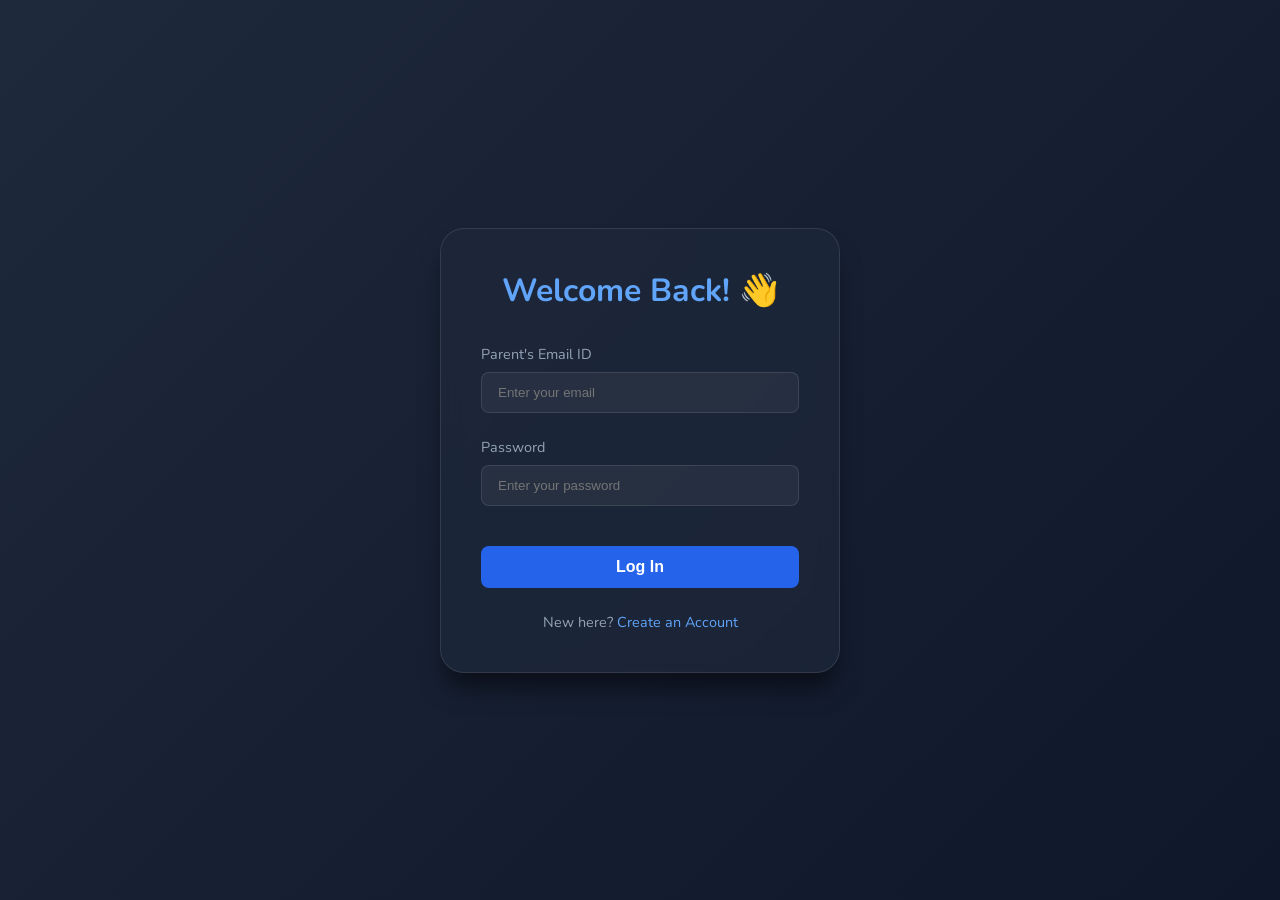
<file: templates/login.html>
<!DOCTYPE html>
<html lang="en">
<head>
    <meta charset="UTF-8">
    <meta name="viewport" content="width=device-width, initial-scale=1.0">
    <title>Login - EduZen</title>
    <style>
        * { margin: 0; padding: 0; box-sizing: border-box; }
        body {
            font-family: 'Nunito', sans-serif;
            background: linear-gradient(135deg, #1e293b 0%, #0f172a 100%);
            height: 100vh;
            display: flex;
            align-items: center;
            justify-content: center;
            color: #fff;
        }
        .login-card {
            background: rgba(30, 41, 59, 0.7);
            backdrop-filter: blur(10px);
            padding: 2.5rem;
            border-radius: 1.5rem;
            width: 100%;
            max-width: 400px;
            box-shadow: 0 20px 25px -5px rgba(0, 0, 0, 0.5);
            border: 1px solid rgba(255, 255, 255, 0.1);
        }
        h2 { text-align: center; margin-bottom: 2rem; color: #60a5fa; font-size: 2rem; }
        .form-group { margin-bottom: 1.5rem; }
        label { display: block; margin-bottom: 0.5rem; color: #94a3b8; font-size: 0.9rem; }
        input {
            width: 100%;
            padding: 0.75rem 1rem;
            background: rgba(255, 255, 255, 0.05);
            border: 1px solid rgba(255, 255, 255, 0.1);
            border-radius: 0.5rem;
            color: #fff;
            outline: none;
            transition: border-color 0.2s;
        }
        input:focus { border-color: #3b82f6; }
        button {
            width: 100%;
            padding: 0.75rem;
            background: #2563eb;
            color: white;
            border: none;
            border-radius: 0.5rem;
            font-size: 1rem;
            font-weight: 700;
            cursor: pointer;
            transition: background 0.2s;
            margin-top: 1rem;
        }
        button:hover { background: #1d4ed8; }
        .register-link { text-align: center; margin-top: 1.5rem; font-size: 0.9rem; color: #94a3b8; }
        .register-link a { color: #60a5fa; text-decoration: none; }
    </style>
    <link href="https://fonts.googleapis.com/css2?family=Nunito:wght@400;700&display=swap" rel="stylesheet">
</head>
<body>
    <div class="login-card">
        <h2>Welcome Back! 👋</h2>
        <form action="/login" method="POST">
            <div class="form-group">
                <label>Parent's Email ID</label>
                <input type="email" name="parent_email" placeholder="Enter your email" required>
            </div>
            <div class="form-group">
                <label>Password</label>
                <input type="password" name="password" placeholder="Enter your password" required>
            </div>
            <button type="submit">Log In</button>
        </form>
        <div class="register-link">
            New here? <a href="/register">Create an Account</a>
        </div>
    </div>
</body>
</html>
</file>
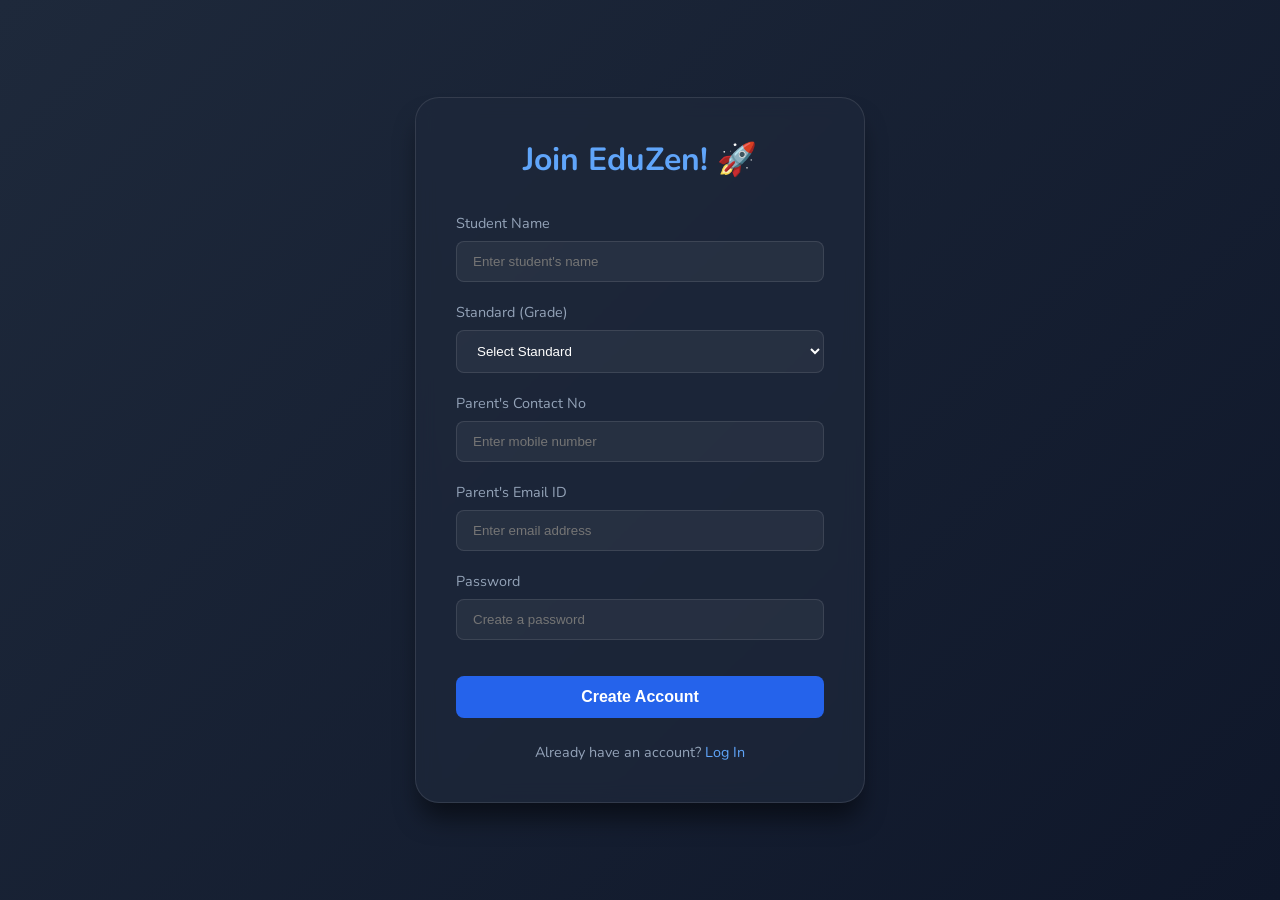
<file: templates/register.html>
<!DOCTYPE html>
<html lang="en">
<head>
    <meta charset="UTF-8">
    <meta name="viewport" content="width=device-width, initial-scale=1.0">
    <title>Register - EduZen</title>
    <style>
        * { margin: 0; padding: 0; box-sizing: border-box; }
        body {
            font-family: 'Nunito', sans-serif;
            background: linear-gradient(135deg, #1e293b 0%, #0f172a 100%);
            height: 100vh;
            display: flex;
            align-items: center;
            justify-content: center;
            color: #fff;
        }
        .register-card {
            background: rgba(30, 41, 59, 0.7);
            backdrop-filter: blur(10px);
            padding: 2.5rem;
            border-radius: 1.5rem;
            width: 100%;
            max-width: 450px;
            box-shadow: 0 20px 25px -5px rgba(0, 0, 0, 0.5);
            border: 1px solid rgba(255, 255, 255, 0.1);
        }
        h2 { text-align: center; margin-bottom: 2rem; color: #60a5fa; font-size: 2rem; }
        .form-group { margin-bottom: 1.25rem; }
        label { display: block; margin-bottom: 0.5rem; color: #94a3b8; font-size: 0.9rem; }
        input, select {
            width: 100%;
            padding: 0.75rem 1rem;
            background: rgba(255, 255, 255, 0.05);
            border: 1px solid rgba(255, 255, 255, 0.1);
            border-radius: 0.5rem;
            color: #fff;
            outline: none;
            transition: border-color 0.2s;
        }
        input:focus, select:focus { border-color: #3b82f6; }
        button {
            width: 100%;
            padding: 0.75rem;
            background: #2563eb;
            color: white;
            border: none;
            border-radius: 0.5rem;
            font-size: 1rem;
            font-weight: 700;
            cursor: pointer;
            transition: background 0.2s;
            margin-top: 1rem;
        }
        button:hover { background: #1d4ed8; }
        .login-link { text-align: center; margin-top: 1.5rem; font-size: 0.9rem; color: #94a3b8; }
        .login-link a { color: #60a5fa; text-decoration: none; }
    </style>
    <link href="https://fonts.googleapis.com/css2?family=Nunito:wght@400;700&display=swap" rel="stylesheet">
</head>
<body>
    <div class="register-card">
        <h2>Join EduZen! 🚀</h2>
        <form action="/register" method="POST">
            <div class="form-group">
                <label>Student Name</label>
                <input type="text" name="student_name" placeholder="Enter student's name" required>
            </div>
            <div class="form-group">
                <label>Standard (Grade)</label>
                <select name="standard" required>
                    <option value="" disabled selected>Select Standard</option>
                    <script>
                        for(let i=1; i<=12; i++) {
                            document.write(`<option value="${i}">Standard ${i}</option>`);
                        }
                    </script>
                </select>
            </div>
            <div class="form-group">
                <label>Parent's Contact No</label>
                <input type="tel" name="parent_contact" placeholder="Enter mobile number" required>
            </div>
            <div class="form-group">
                <label>Parent's Email ID</label>
                <input type="email" name="parent_email" placeholder="Enter email address" required>
            </div>
            <div class="form-group">
                <label>Password</label>
                <input type="password" name="password" placeholder="Create a password" required>
            </div>
            <button type="submit">Create Account</button>
        </form>
        <div class="login-link">
            Already have an account? <a href="/login">Log In</a>
        </div>
    </div>
</body>
</html>
</file>
